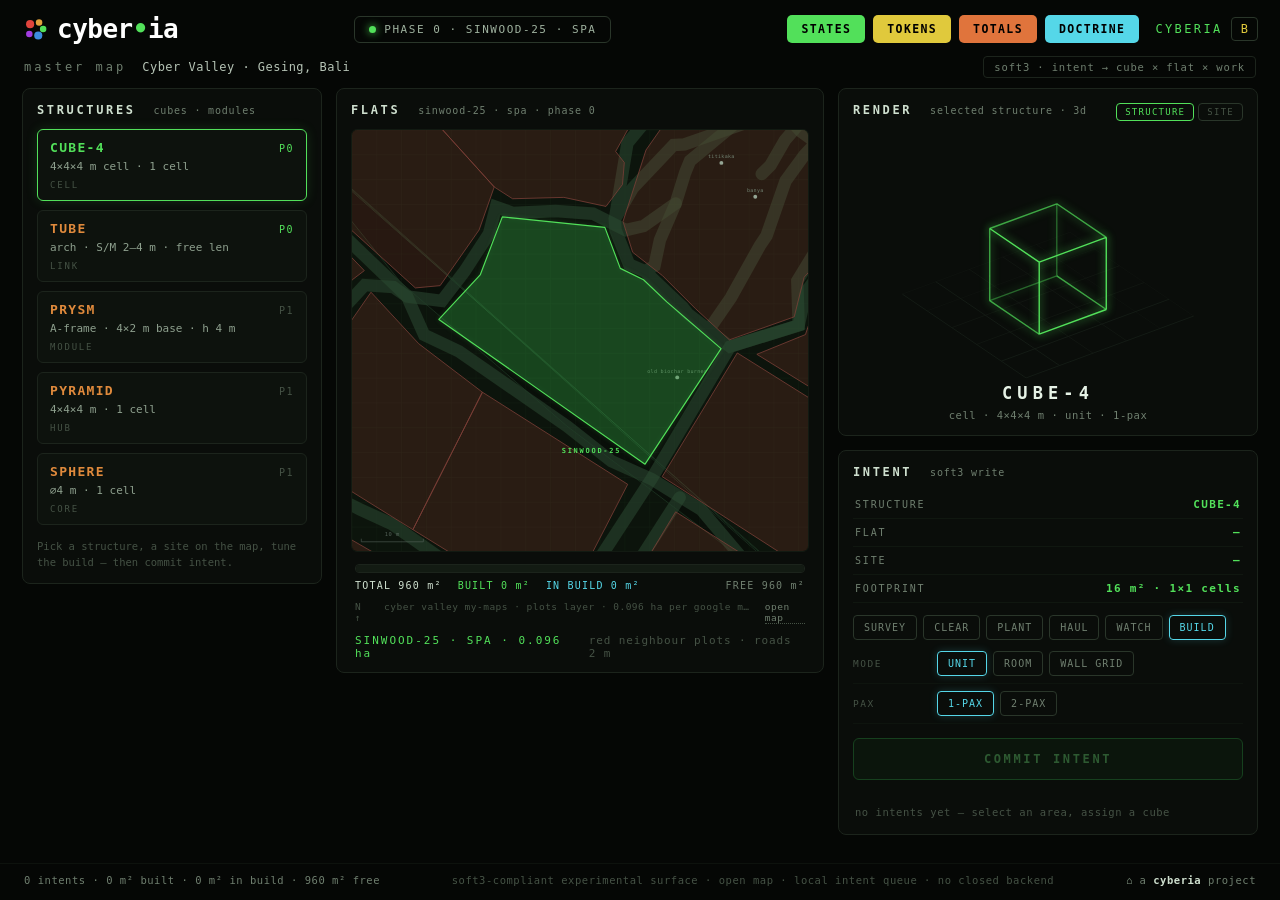
<file: index.html>
<!doctype html>
<html lang="en">
<head>
    <meta charset="UTF-8" />
    <meta name="viewport" content="width=device-width, initial-scale=1.0, viewport-fit=cover" />
    <title>Cyberia — master map · cubes &amp; flats</title>
    <meta name="description" content="Master map of Cyber Valley. Cubes, tubes, prysms, pyramid, sphere — pick a structure, a flat, commit intent. soft3-compliant experimental surface." />
    <meta name="robots" content="index, follow" />
    <meta property="og:type" content="website" />
    <meta property="og:site_name" content="Cyberia" />
    <meta property="og:title" content="Cyberia — master map" />
    <meta property="og:description" content="Cubes × flats × intents. Open map of Cyber Valley, Gesing, Bali." />
    <meta name="theme-color" content="#000000" />
    <link rel="icon" type="image/svg+xml" href="data:image/svg+xml,%3Csvg xmlns='http://www.w3.org/2000/svg' viewBox='0 0 32 32'%3E%3Ccircle cx='10' cy='10' r='5' fill='%23e0443c'/%3E%3Ccircle cx='21' cy='8' r='4' fill='%23e0a13c'/%3E%3Ccircle cx='26' cy='16' r='4' fill='%2352e05a'/%3E%3Ccircle cx='20' cy='24' r='5' fill='%233c8de0'/%3E%3Ccircle cx='9' cy='22' r='4' fill='%23a13ce0'/%3E%3C/svg%3E" />
    <link rel="stylesheet" href="style.css" />
</head>
<body>
    <header class="top">
        <a class="logo" href="https://cyberstates.net">
            <svg viewBox="0 0 32 32" width="26" height="26" aria-hidden="true">
                <circle cx="10" cy="10" r="5" fill="#e0443c"/><circle cx="21" cy="8" r="4" fill="#e0a13c"/>
                <circle cx="26" cy="16" r="4" fill="#52e05a"/><circle cx="20" cy="24" r="5" fill="#3c8de0"/>
                <circle cx="9" cy="22" r="4" fill="#a13ce0"/>
            </svg>
            <span>cyber<span class="logo-dot">•</span>ia</span>
        </a>
        <div class="phase-badge"><span class="pulse"></span>PHASE 0 · SINWOOD-25 · SPA</div>
        <nav class="topnav">
            <a class="navchip green" href="https://cyberstates.net">STATES</a>
            <a class="navchip yellow" href="https://cyberstates.net">TOKENS</a>
            <a class="navchip orange" href="https://cyberstates.net">TOTALS</a>
            <a class="navchip cyan" href="https://cyberstates.net">DOCTRINE</a>
            <span class="brand">CYBERIA</span>
            <span class="bchip">B</span>
        </nav>
    </header>

    <div class="subhead">
        <span class="crumb">master map</span>
        <span class="loc">Cyber Valley · Gesing, Bali</span>
        <span class="soft3-tag">soft3 · intent → cube × flat × work</span>
    </div>

    <main class="cols">
        <section class="panel" id="structs">
            <h2>STRUCTURES <small>cubes · modules</small></h2>
            <div id="struct-list"></div>
            <p class="hint">Pick a structure, a site on the map, tune the build — then commit intent.</p>
        </section>

        <section class="panel" id="mappanel">
            <h2>FLATS <small>sinwood-25 · spa · phase 0</small></h2>
            <div id="mapwrap"><svg id="map" preserveAspectRatio="xMidYMid meet"></svg></div>
            <div id="dash"></div>
            <div class="mapfoot">
                <span>N ↑</span>
                <span class="mapsrc">cyber valley my-maps · plots layer · 0.096 ha per google maps · roads 2 m</span>
                <a id="kml-link" href="#" target="_blank" rel="noopener">open map</a>
            </div>
            <div class="maplegend">
                <span class="lg plot">SINWOOD-25 · SPA · 0.096 ha</span>
                <span class="lg dim">red neighbour plots · roads 2 m</span>
            </div>
        </section>

        <section class="col-right">
            <section class="panel" id="renderp">
                <h2>RENDER <small id="render-sub">selected structure · 3d</small>
                    <span id="view-toggle">
                        <button class="vchip on" data-view="structure">STRUCTURE</button>
                        <button class="vchip" data-view="site">SITE</button>
                    </span></h2>
                <canvas id="view3d"></canvas>
                <div id="render-name">CUBE-4</div>
                <div id="render-meta"></div>
            </section>

            <section class="panel" id="intentp">
                <h2>INTENT <small>soft3 write</small></h2>
                <div class="irow"><span class="ikey">STRUCTURE</span><span class="ival" id="iv-structure">CUBE-4</span></div>
                <div class="irow"><span class="ikey">FLAT</span><span class="ival" id="iv-flat">—</span></div>
                <div class="irow"><span class="ikey">SITE</span><span class="ival" id="iv-site">—</span></div>
                <div class="irow"><span class="ikey">FOOTPRINT</span><span class="ival" id="iv-fp">—</span></div>
                <div id="actions" class="actions"></div>
                <div id="config"></div>
                <button id="commit" disabled>COMMIT INTENT</button>
                <div id="fit-hint"></div>
                <div id="queue"></div>
            </section>
        </section>
    </main>

    <footer>
        <span id="stats"></span>
        <span class="mid">soft3-compliant experimental surface · open map · local intent queue · no closed backend</span>
        <span class="proj">⌂ a <b>cyberia</b> project</span>
    </footer>

    <script src="js/data.js"></script>
    <script src="js/wire3d.js"></script>
    <script src="js/app.js"></script>
</body>
</html>
</file>
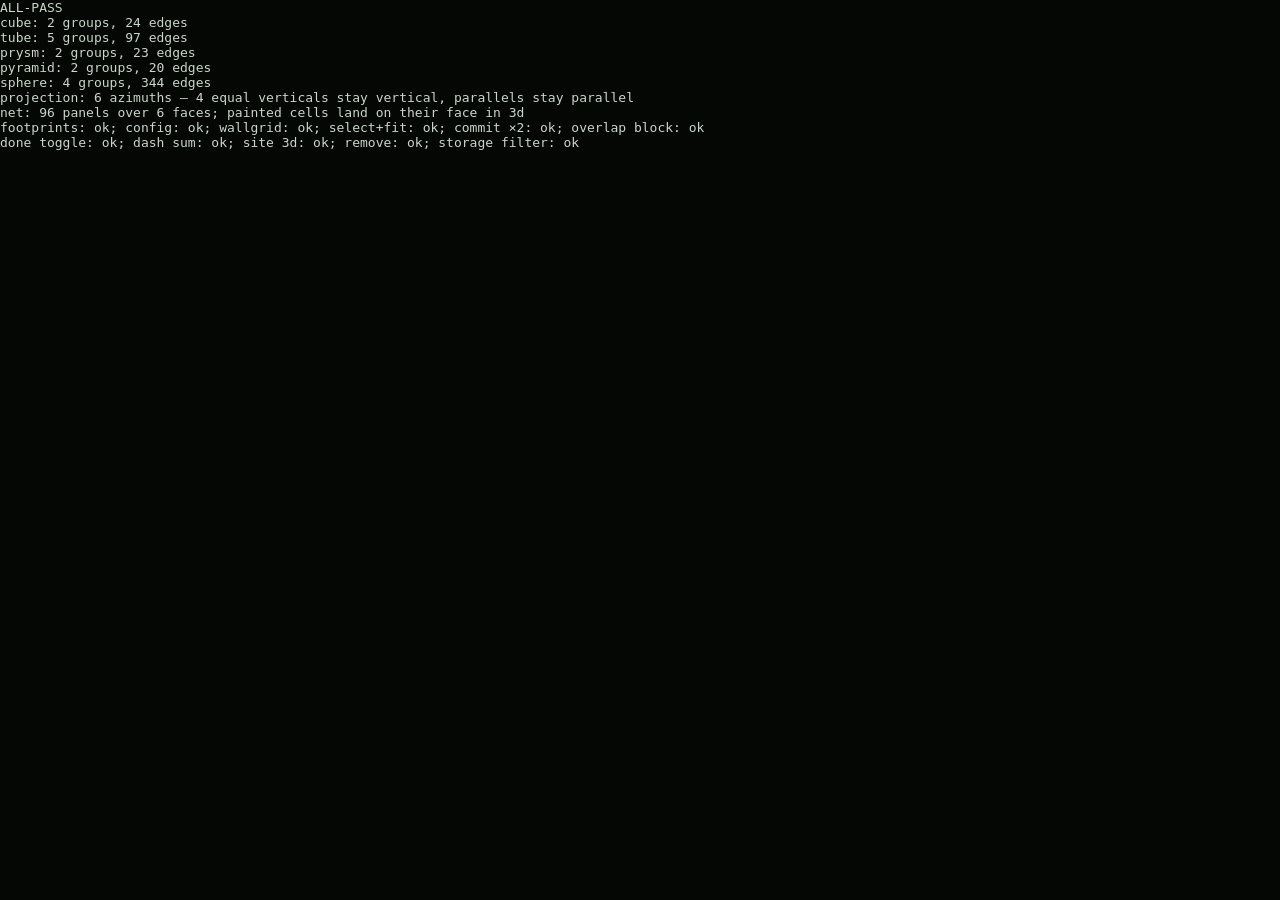
<file: test/smoke.html>
<!doctype html><html><head><meta charset="utf-8">
<title>cyberia map — smoke test</title>
<link rel="stylesheet" href="../style.css"></head>
<body>
<!-- headless run:
     brave --headless --disable-gpu --dump-dom --virtual-time-budget=5000 test/smoke.html -->
<div style="display:none">
<div id="struct-list"></div><span id="render-sub"></span><canvas id="view3d"></canvas>
<div id="render-name"></div><div id="render-meta"></div><div id="config"></div>
<svg id="map"></svg><a id="kml-link"></a>
<span id="iv-structure"></span><span id="iv-flat"></span><span id="iv-site"></span><span id="iv-fp"></span>
<div id="actions"></div><button id="commit"></button><div id="fit-hint"></div>
<div id="queue"></div><span id="stats"></span><div id="dash"></div>
<span id="view-toggle"><button class="vchip" data-view="structure"></button><button class="vchip" data-view="site"></button></span>
</div>
<pre id="out">PENDING</pre>
<script src="../js/data.js"></script>
<script src="../js/wire3d.js"></script>
<script src="../js/app.js"></script>
<script>
window.addEventListener('load', () => {
  const out = [];
  let failed = false;
  const eq = (got, want, what) => { if (got !== want) throw new Error(`${what}: ${got} != ${want}`); };
  const fail = e => {
    failed = true;
    document.getElementById('out').textContent = 'FAIL: ' + e.message + '\n' + out.join('\n');
  };
  try {
    localStorage.removeItem('cyberia-map:intents:v2');
    state.intents = [];

    // every structure builds a non-empty model
    for (const s of CATALOG) {
      const m = Wire3D.build(s.id, defaultConfig(s.id));
      const n = m.groups.reduce((a, g) => a + g.edges.length, 0);
      if (!(n > 0 && m.radius > 0)) throw new Error(s.id + ' empty model');
      out.push(s.id + ': ' + m.groups.length + ' groups, ' + n + ' edges');
    }

    // canonical footprints (spec: cube 4×4×4, pyramid 4×4×4, sphere ⌀4)
    const fpOf = id => { state.structure = id; return footprint(); };
    eq(JSON.stringify(fpOf('cube')), '{"cols":1,"rows":1}', 'cube footprint');
    eq(JSON.stringify(fpOf('pyramid')), '{"cols":1,"rows":1}', 'pyramid footprint');
    eq(JSON.stringify(fpOf('sphere')), '{"cols":1,"rows":1}', 'sphere footprint');
    state.structure = 'tube'; cfg().len = 8;
    eq(JSON.stringify(footprint()), '{"cols":2,"rows":1}', 'tube 8 m footprint');

    // orthographic projection: verticals stay vertical and equal, parallels stay parallel
    const cubeModel = Wire3D.build('cube', { mode: 'unit', pax: 1, purpose: '', walls: [] });
    const dir3 = e => {
      const d = [e[3] - e[0], e[4] - e[1], e[5] - e[2]];
      const L = Math.hypot(...d);
      return d.map(v => (v / L).toFixed(3)).join(',');
    };
    for (const ang of [0, 0.4, 0.8, 1.9, 3.3, 5.2]) {
      const gs = Wire3D.project(cubeModel, ang, 400, 300);
      const solid = gs[gs.length - 1];               // the cube body, not the ground grid
      const edges = cubeModel.groups[cubeModel.groups.length - 1].edges;
      const vert = [];
      const byDir = {};
      solid.segs.forEach((s, i) => {
        const e = edges[i];
        const len = Math.hypot(s[2] - s[0], s[3] - s[1]);
        // a 3d-vertical edge (only y changes) must stay vertical on screen at any azimuth
        if (e[0] === e[3] && e[2] === e[5] && e[1] !== e[4]) {
          if (Math.abs(s[2] - s[0]) > 1e-6)
            throw new Error(`angle ${ang}: vertical edge tilted by ${(s[2] - s[0]).toFixed(3)} px`);
          vert.push(len);
        }
        const k = dir3(e);
        (byDir[k] = byDir[k] || []).push([(s[2] - s[0]) / len, (s[3] - s[1]) / len, len]);
      });
      if (vert.length !== 4) throw new Error(`angle ${ang}: ${vert.length} vertical edges, want 4`);
      const spread = Math.max(...vert) - Math.min(...vert);
      if (spread > 1e-6) throw new Error(`angle ${ang}: verticals differ by ${spread}`);
      for (const k in byDir) {
        const g = byDir[k];
        for (const s of g) {
          if (Math.abs(s[0] - g[0][0]) > 1e-6 || Math.abs(s[1] - g[0][1]) > 1e-6)
            throw new Error(`angle ${ang}: parallel 3d edges ${k} not parallel on screen`);
          if (Math.abs(s[2] - g[0][2]) > 1e-6)
            throw new Error(`angle ${ang}: parallel edges ${k} differ in length`);
        }
      }
    }
    out.push('projection: 6 azimuths — 4 equal verticals stay vertical, parallels stay parallel');

    // config panels render for every structure
    for (const s of CATALOG) {
      state.structure = s.id; renderConfig();
      if (!document.getElementById('config').innerHTML.length) throw new Error(s.id + ' config empty');
    }
    // cube net: 6 faces × 16 panels, painted cells land on the right face in 3d
    state.structure = 'cube';
    cfg().mode = 'wallgrid';
    cfg().cells = { 'front:0:1': { t: 'wall', m: 'wood' }, 'top:2:2': { t: 'open' } };
    renderConfig(); renderView();
    const netHtmlOut = document.getElementById('config').innerHTML;
    eq((netHtmlOut.match(/data-cell="/g) || []).length, 96, 'net panel count');
    for (const f of ['top', 'left', 'front', 'right', 'back', 'bottom'])
      if (!netHtmlOut.includes(`data-cell="${f}:3:3"`)) throw new Error('net missing face ' + f);
    const painted = Wire3D.build('cube', cfg());
    const opening = painted.groups.find(g => g.dash && g.dash[0] === 3);
    if (!opening) throw new Error('opening not rendered');
    for (const e of opening.edges)
      if (e[1] !== 4 || e[4] !== 4) throw new Error('top-face opening is not on y=4');
    const wood = painted.groups.find(g => g.color === matOf('wood').color);
    if (!wood) throw new Error('wood panel not rendered');
    for (const e of wood.edges)
      if (Math.abs(e[2] - 2) > 1e-9 || Math.abs(e[5] - 2) > 1e-9)
        throw new Error('front-face panel is not on z=2');
    out.push('net: 96 panels over 6 faces; painted cells land on their face in 3d');
    cfg().mode = 'unit';

    // selection at plot centroid, 3×3 → cube fits
    const f0 = FLATS[0];
    const cx = f0.pts.reduce((a, p) => a + p[0], 0) / f0.pts.length;
    const cy = f0.pts.reduce((a, p) => a + p[1], 0) / f0.pts.length;
    const cc = Math.floor(cx / CELL), rr = Math.floor(cy / CELL);
    if (!cellInPlot(cc, rr)) throw new Error('centroid cell not in plot');
    state.flat = f0.id;
    state.sel = { c0: cc - 1, r0: rr - 1, c1: cc + 1, r1: rr + 1 };
    renderIntentRows();
    if (document.getElementById('commit').disabled) throw new Error('cube should fit 3×3');
    const selArea = selCells(state.sel).length * 16;
    commit();
    if (state.intents.length !== 1 || state.sel !== null) throw new Error('commit #1');

    // tube len 8 → 2×1
    state.structure = 'tube'; cfg().len = 8;
    state.flat = f0.id;
    state.sel = { c0: cc - 1, r0: rr + 2, c1: cc, r1: rr + 2 };
    renderIntentRows();
    if (!fitsSelection()) throw new Error('tube 2×1 should fit');
    commit();
    if (state.intents.length !== 2) throw new Error('commit #2');

    // overlap is rejected
    state.sel = { c0: cc - 1, r0: rr - 1, c1: cc - 1, r1: rr - 1 };
    if (fitsSelection()) throw new Error('overlap accepted');
    state.sel = null;

    // dashboard
    toggleDone(1);
    const d = dashNumbers();
    eq(d.built, selArea, 'built area');
    eq(d.built + d.inbuild + d.free, PLOT_AREA_M2, 'dash sum');
    if (!document.getElementById('dash').innerHTML.includes('BUILT')) throw new Error('dash render');

    // site 3d with builds
    const site = Wire3D.buildSite(f0.pts, state.intents, null, METER, CELL);
    if (!site.groups.length || !(site.radius > 0)) throw new Error('site model');

    removeIntent(2);
    eq(state.intents.length, 1, 'remove intent');

    // storage filter drops malformed rows
    localStorage.setItem('cyberia-map:intents:v2', JSON.stringify([{ structure: 'cube', flat: 'sinwood-25' }]));
    load();
    eq(state.intents.length, 0, 'storage filter');

    out.push('footprints: ok; config: ok; wallgrid: ok; select+fit: ok; commit ×2: ok; overlap block: ok');
    out.push('done toggle: ok; dash sum: ok; site 3d: ok; remove: ok; storage filter: ok');
    document.getElementById('out').textContent = 'ALL-PASS\n' + out.join('\n');
  } catch (e) { fail(e); }
});
</script></body></html>
</file>
<file: style.css>
/* cyberia master map — dark neon surface */

:root {
  --bg: #050705;
  --panel: #0a0d0a;
  --panel2: #0d120d;
  --line: #1c241c;
  --line2: #2a362a;
  --txt: #c9d6c9;
  --dim: #6f7f6f;
  --dim2: #455245;
  --green: #52e05a;
  --green-dk: #123a17;
  --orange: #e08a3c;
  --yellow: #e0c93c;
  --cyan: #55d7e8;
  --mono: "SF Mono", ui-monospace, SFMono-Regular, Menlo, Consolas, monospace;
}

* { box-sizing: border-box; margin: 0; padding: 0; }

html, body { background: var(--bg); color: var(--txt); font-family: var(--mono); }
body { min-height: 100vh; display: flex; flex-direction: column; }

a { color: inherit; text-decoration: none; }
button { font-family: var(--mono); cursor: pointer; }

/* ---- header ---- */

.top {
  display: flex; align-items: center; gap: 18px;
  padding: 14px 22px 10px;
}
.logo {
  display: flex; align-items: center; gap: 9px;
  font-size: 26px; font-weight: 700; letter-spacing: -0.5px; color: #fff;
}
.logo-dot { color: var(--green); }
.phase-badge {
  margin-left: auto;
  display: flex; align-items: center; gap: 8px;
  border: 1px solid var(--line2); border-radius: 6px;
  padding: 6px 14px; font-size: 11px; letter-spacing: 0.14em; color: #9fb29f;
}
.pulse {
  width: 7px; height: 7px; border-radius: 50%;
  background: var(--green); box-shadow: 0 0 8px var(--green);
}
.topnav { display: flex; align-items: center; gap: 8px; margin-left: auto; }
.navchip {
  padding: 7px 14px; border-radius: 5px;
  font-size: 11.5px; font-weight: 700; letter-spacing: 0.12em; color: #000;
}
.navchip.green { background: var(--green); }
.navchip.yellow { background: var(--yellow); }
.navchip.orange { background: #e0743c; }
.navchip.cyan { background: var(--cyan); }
.brand { font-size: 12px; letter-spacing: 0.2em; color: var(--green); margin-left: 8px; }
.bchip {
  border: 1px solid var(--line2); border-radius: 4px;
  padding: 4px 9px; font-size: 12px; color: var(--yellow);
}

/* ---- subhead ---- */

.subhead {
  display: flex; align-items: baseline; gap: 16px;
  padding: 2px 24px 10px; font-size: 12px;
}
.crumb { color: var(--dim); letter-spacing: 0.25em; }
.loc { color: #b6c4b6; letter-spacing: 0.04em; }
.soft3-tag {
  margin-left: auto; color: var(--dim);
  border: 1px solid var(--line); border-radius: 4px;
  padding: 4px 10px; font-size: 10.5px; letter-spacing: 0.08em;
}

/* ---- layout ---- */

.cols {
  flex: 1;
  display: grid; gap: 14px;
  grid-template-columns: 300px minmax(400px, 1fr) 420px;
  padding: 0 22px 14px;
  align-items: start;
}
.col-right { display: flex; flex-direction: column; gap: 14px; }

.panel {
  background: var(--panel);
  border: 1px solid var(--line); border-radius: 8px;
  padding: 14px 14px 12px;
}
.panel h2 {
  font-size: 12px; letter-spacing: 0.22em; color: #cfe0cf;
  margin-bottom: 12px;
}
.panel h2 small {
  font-size: 10px; letter-spacing: 0.08em; color: var(--dim);
  margin-left: 8px; font-weight: 400;
}

/* ---- structures (left) ---- */

.card {
  border: 1px solid var(--line); border-radius: 6px;
  background: var(--panel2);
  padding: 10px 12px; margin-bottom: 9px;
  cursor: pointer; position: relative;
  transition: border-color 0.15s;
}
.card:hover { border-color: var(--line2); }
.card.active { border-color: var(--green); box-shadow: 0 0 12px rgba(82, 224, 90, 0.15); }
.card-top { display: flex; justify-content: space-between; align-items: baseline; }
.card-name { color: var(--orange); font-size: 13px; font-weight: 700; letter-spacing: 0.1em; }
.card.active .card-name { color: var(--green); }
.card-status { font-size: 10px; letter-spacing: 0.15em; }
.card-status.ok { color: var(--green); }
.card-status.dim { color: var(--dim2); }
.card-sub { color: #8ea08e; font-size: 11px; margin-top: 5px; }
.card-tag {
  color: var(--dim2); font-size: 9px; letter-spacing: 0.2em; margin-top: 7px;
  display: flex; justify-content: space-between;
}
.hint { color: var(--dim2); font-size: 10.5px; margin-top: 14px; line-height: 1.5; }

/* ---- map (center) ---- */

#mapwrap {
  background: #060906; border: 1px solid #121a12; border-radius: 6px;
  overflow: hidden;
}
#map { display: block; width: 100%; aspect-ratio: 1000 / 760; cursor: crosshair; }

.ctx { fill: rgba(40, 70, 45, 0.10); stroke: #24402a; stroke-width: 1.5; }
.ctx-cert { fill: rgba(190, 70, 55, 0.16); stroke: #7d4038; stroke-width: 2; }
.ctx-line { fill: none; stroke: #2c4c33; opacity: 0.55; stroke-linecap: round; }
.ctx-road { fill: none; stroke: #3d423d; stroke-linecap: round; }
.scalebar path { fill: none; stroke: #55635a; stroke-width: 1.5; }
.scalebar-t { fill: #55635a; font-family: var(--mono); font-size: 14px; text-anchor: middle; letter-spacing: 0.1em; }

#map { cursor: pointer; }
#map.dragging { cursor: crosshair; }

.flat { filter: drop-shadow(0 0 6px rgba(82, 224, 90, 0.25)); transition: fill-opacity 0.15s; pointer-events: none; }
.flat.selected { stroke-width: 4; filter: drop-shadow(0 0 12px rgba(82, 224, 90, 0.5)); }

.flat-label {
  font-family: var(--mono); font-size: 18px; font-weight: 700;
  letter-spacing: 0.25em; text-anchor: middle; pointer-events: none;
}
.place-dot { fill: #94a594; }
.place-label {
  fill: #6f7f6f; font-family: var(--mono); font-size: 13px;
  letter-spacing: 0.06em; text-anchor: middle; pointer-events: none;
}
.sel-cell { fill: rgba(85, 215, 232, 0.14); stroke: var(--cyan); stroke-width: 1; }
.sel-rect { fill: none; stroke: #e8f4e8; stroke-width: 2; stroke-dasharray: 8 5; }
.cellfill { pointer-events: none; }
.cellfill.inbuild { fill: rgba(85, 215, 232, 0.13); stroke: #2a6a75; stroke-width: 1.2; }
.cellfill.built { fill: rgba(82, 224, 90, 0.15); stroke: #2f7a38; stroke-width: 1.2; }
.glyph-t {
  font-family: var(--mono); font-weight: 700;
  text-anchor: middle; pointer-events: none;
}
.glyph-t.inbuild { fill: var(--cyan); }
.glyph-t.built { fill: var(--green); }

#dash { padding: 12px 4px 2px; }
.dash-bar {
  display: flex; height: 9px; border-radius: 4px; overflow: hidden;
  background: #0d130d; border: 1px solid var(--line);
}
.dash-bar .seg { display: block; height: 100%; }
.dash-bar .seg.built { background: #2ea043; }
.dash-bar .seg.inbuild { background: #2a7f8f; }
.dash-bar .seg.free { background: #131b13; }
.dash-rows {
  display: flex; gap: 16px; padding-top: 7px;
  font-size: 10px; letter-spacing: 0.12em;
}
.dash-rows .d-total { color: #cfe0cf; }
.dash-rows .d-built { color: var(--green); }
.dash-rows .d-inbuild { color: var(--cyan); }
.dash-rows .d-free { color: var(--dim); margin-left: auto; }

.mapfoot {
  display: flex; gap: 14px; align-items: baseline;
  padding: 8px 4px 0; font-size: 9.5px; color: var(--dim2); letter-spacing: 0.05em;
}
.mapfoot a { color: var(--dim); border-bottom: 1px dotted var(--dim2); }
.mapfoot a:hover { color: var(--green); }
.mapsrc { overflow: hidden; text-overflow: ellipsis; white-space: nowrap; }

.maplegend { display: flex; gap: 18px; padding: 10px 4px 0; font-size: 11px; letter-spacing: 0.18em; }
.lg.plot { color: var(--green); }
.lg.dim { color: var(--dim2); letter-spacing: 0.08em; }

/* ---- render (right top) ---- */

#view-toggle { float: right; display: flex; gap: 4px; }
.vchip {
  background: transparent; color: var(--dim2);
  border: 1px solid var(--line2); border-radius: 4px;
  padding: 3px 8px; font-size: 9px; letter-spacing: 0.14em;
}
.vchip.on { color: var(--green); border-color: var(--green); }

#view3d { width: 100%; height: 250px; display: block; }
#render-name {
  text-align: center; font-size: 17px; font-weight: 700;
  letter-spacing: 0.3em; color: #e6f2e6; margin-top: 4px;
}
#render-meta {
  text-align: center; font-size: 10.5px; color: var(--dim);
  margin-top: 6px; letter-spacing: 0.05em; min-height: 14px;
}

/* ---- intent (right bottom) ---- */

.irow {
  display: flex; justify-content: space-between; align-items: baseline;
  border-bottom: 1px solid #101710; padding: 7px 2px; font-size: 11px;
}
.ikey { color: var(--dim); letter-spacing: 0.18em; font-size: 10px; }
.ival { color: var(--green); letter-spacing: 0.12em; font-weight: 700; }

.actions { display: flex; gap: 6px; flex-wrap: wrap; padding: 12px 0 4px; }

.chip-btn {
  background: transparent; color: var(--dim);
  border: 1px solid var(--line2); border-radius: 4px;
  padding: 6px 10px; font-size: 10px; letter-spacing: 0.1em;
  transition: all 0.12s;
}
.chip-btn:hover { color: var(--txt); border-color: var(--dim); }
.chip-btn.on {
  color: var(--cyan); border-color: var(--cyan);
  box-shadow: 0 0 8px rgba(85, 215, 232, 0.2);
}

.cfg-row {
  display: flex; align-items: center; gap: 6px; flex-wrap: nowrap;
  padding: 7px 0; border-bottom: 1px solid #0e140e;
}
.cfg-row.wrap { flex-wrap: wrap; }
.cfg-label {
  color: var(--dim2); font-size: 9.5px; letter-spacing: 0.16em;
  min-width: 78px; flex-shrink: 0;
}
.cfg-row input[type="text"] {
  flex: 1; background: var(--panel2); border: 1px solid var(--line2);
  border-radius: 4px; color: var(--green); font-family: var(--mono);
  font-size: 11px; padding: 7px 10px; outline: none; letter-spacing: 0.04em;
}
.cfg-row input[type="text"]::placeholder { color: var(--dim2); }
.cfg-row input[type="text"]:focus { border-color: var(--green); }

.cfg-row.col { flex-direction: column; align-items: flex-start; gap: 8px; }
.cfg-row.muted .chip-btn { opacity: 0.45; }

.chip-btn.mat { display: inline-flex; align-items: center; gap: 5px; }
.chip-btn.mat i { width: 7px; height: 7px; border-radius: 2px; display: inline-block; }

/* 2d unfolding of the cube — six faces, 1×1 m panels */
.net { display: flex; flex-direction: column; gap: 7px; }
.net-row { display: flex; gap: 7px; }
.face { width: 78px; }
.face.ghost { visibility: hidden; }
.face-cap {
  font-size: 7.5px; letter-spacing: 0.14em; color: var(--dim2);
  text-align: center; padding-bottom: 3px;
}
.fgrid { display: grid; grid-template-columns: repeat(4, 1fr); gap: 2px; }
.nc {
  aspect-ratio: 1; padding: 0; border-radius: 2px;
  border: 1px solid var(--line2); background: var(--panel2);
  transition: border-color 0.1s;
}
.nc:hover { border-color: var(--dim); }
.nc.open { background: transparent; border-style: dashed; border-color: var(--cyan); }

#commit {
  width: 100%; margin-top: 14px;
  background: #0d2411; color: #6ee87a;
  border: 1px solid #2ea043; border-radius: 6px;
  padding: 13px; font-size: 12px; font-weight: 700; letter-spacing: 0.22em;
  transition: all 0.15s;
}
#commit:hover:not(:disabled) {
  background: #123317; box-shadow: 0 0 16px rgba(82, 224, 90, 0.25);
}
#commit:disabled { opacity: 0.35; cursor: not-allowed; }

#fit-hint { color: var(--orange); font-size: 10px; padding-top: 8px; letter-spacing: 0.04em; min-height: 12px; }

.queue-empty { color: var(--dim2); font-size: 10.5px; padding: 14px 2px 4px; letter-spacing: 0.05em; }

.qitem {
  border: 1px solid var(--line); border-radius: 5px;
  background: var(--panel2); padding: 8px 10px; margin-top: 9px;
}
.qitem:first-of-type { margin-top: 14px; }
.q-top { display: flex; align-items: baseline; gap: 6px; font-size: 11px; }
.q-id { color: var(--dim2); font-size: 10px; }
.q-act { color: var(--cyan); letter-spacing: 0.1em; font-weight: 700; }
.q-s { color: var(--txt); letter-spacing: 0.08em; }
.q-arrow { color: var(--dim2); }
.q-cell { color: var(--dim); font-size: 10px; }
.q-ok {
  margin-left: auto; background: none; border: none;
  color: var(--dim2); font-size: 12px; padding: 0 2px;
}
.q-ok:hover { color: var(--green); }
.qitem.done .q-ok { color: var(--green); }
.qitem.done .q-act { color: var(--green); }
.qitem.done { border-color: #1d3a22; }
.q-x {
  background: none; border: none;
  color: var(--dim2); font-size: 13px; padding: 0 2px;
}
.q-x:hover { color: var(--orange); }
.q-meta { color: var(--dim2); font-size: 9.5px; margin-top: 4px; letter-spacing: 0.04em; }

/* ---- footer ---- */

footer {
  display: flex; gap: 20px; align-items: baseline;
  padding: 10px 24px 14px; font-size: 10.5px; color: var(--dim);
  border-top: 1px solid #0d120d; letter-spacing: 0.05em;
}
footer .mid { margin: 0 auto; color: var(--dim2); }
footer .proj b { color: #cfe0cf; }

/* ---- responsive ---- */

@media (max-width: 1180px) {
  .cols { grid-template-columns: 260px 1fr; }
  .col-right { grid-column: 1 / -1; flex-direction: row; }
  .col-right .panel { flex: 1; }
}
@media (max-width: 860px) {
  .cols { grid-template-columns: 1fr; }
  .col-right { flex-direction: column; }
  .topnav { display: none; }
  .phase-badge { margin-left: auto; }
}
</file>
